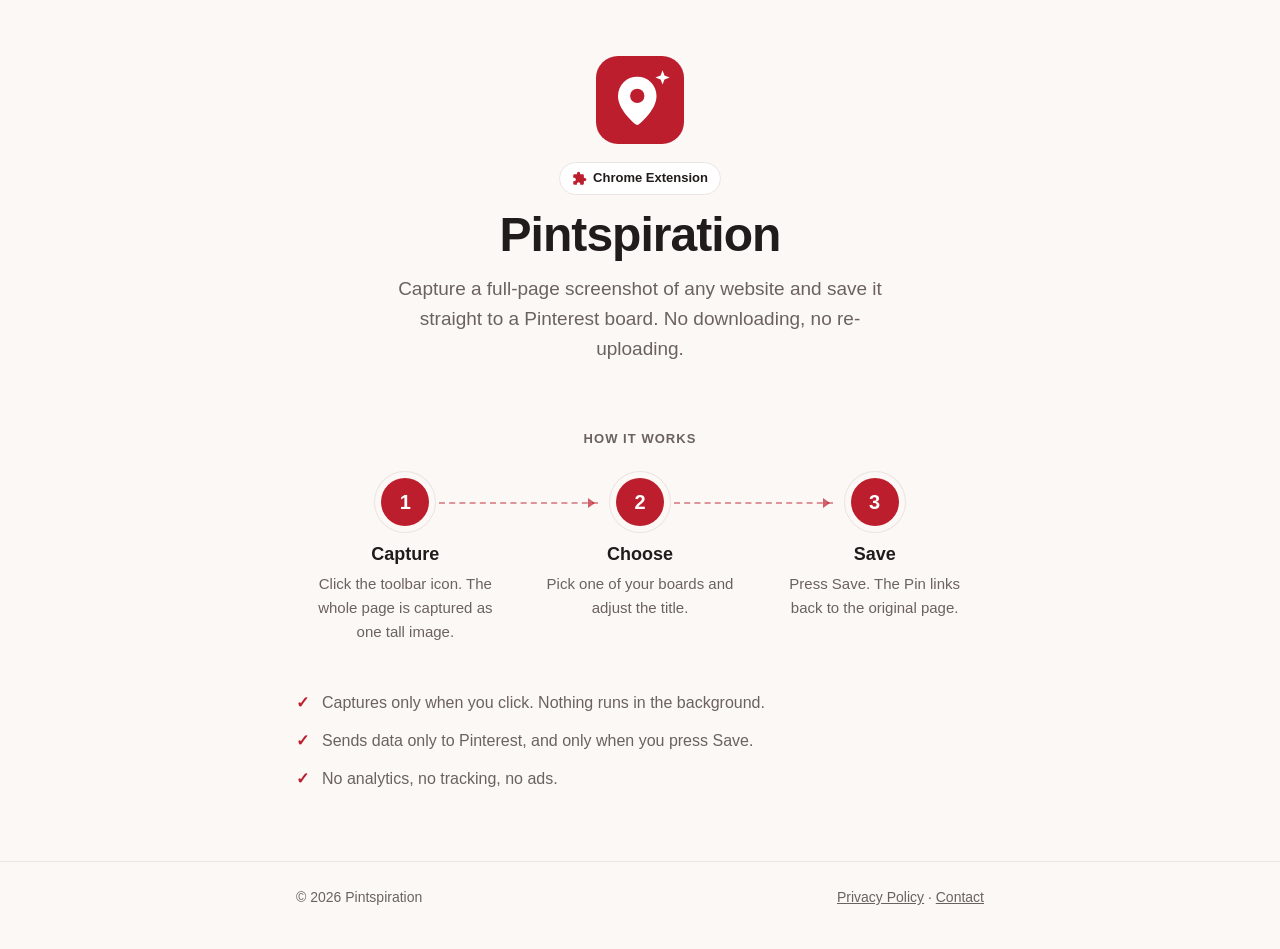
<file: index.html>
<!doctype html>
<html lang="en">
<head>
  <meta charset="utf-8">
  <meta name="viewport" content="width=device-width, initial-scale=1">
  <title>Pintspiration</title>
  <meta name="description" content="A Chrome extension that captures a full-page screenshot of any website and saves it straight to your Pinterest board.">
  <link rel="icon" href="icon.svg" type="image/svg+xml">
  <link rel="stylesheet" href="style.css?v=4">
</head>
<body>
  <main class="wrap">
    <section class="hero">
      <img src="icon.svg" alt="Pintspiration logo">
      <p class="badge">
        <svg viewBox="0 0 24 24" aria-hidden="true"><path d="M20.5 11H19V7a2 2 0 0 0-2-2h-4V3.5a2.5 2.5 0 0 0-5 0V5H4a2 2 0 0 0-2 2v3.8h1.5a2.7 2.7 0 0 1 0 5.4H2V20a2 2 0 0 0 2 2h3.8v-1.5a2.7 2.7 0 0 1 5.4 0V22H17a2 2 0 0 0 2-2v-4h1.5a2.5 2.5 0 0 0 0-5Z"/></svg>
        Chrome Extension
      </p>
      <h1>Pintspiration</h1>
      <p>Capture a full-page screenshot of any website and save it straight to a Pinterest board. No downloading, no re-uploading.</p>
    </section>

    <h2 class="section-title">How it works</h2>
    <ol class="steps">
      <li>
        <span class="num">1</span>
        <h3>Capture</h3>
        <p>Click the toolbar icon. The whole page is captured as one tall image.</p>
      </li>
      <li>
        <span class="num">2</span>
        <h3>Choose</h3>
        <p>Pick one of your boards and adjust the title.</p>
      </li>
      <li>
        <span class="num">3</span>
        <h3>Save</h3>
        <p>Press Save. The Pin links back to the original page.</p>
      </li>
    </ol>

    <ul class="points">
      <li>Captures only when you click. Nothing runs in the background.</li>
      <li>Sends data only to Pinterest, and only when you press Save.</li>
      <li>No analytics, no tracking, no ads.</li>
    </ul>
  </main>

  <footer>
    <div class="wrap">
      <span>© 2026 Pintspiration</span>
      <span><a href="privacy.html">Privacy Policy</a> · <a href="mailto:saurabhjadav2291@gmail.com">Contact</a></span>
    </div>
  </footer>
</body>
</html>
</file>
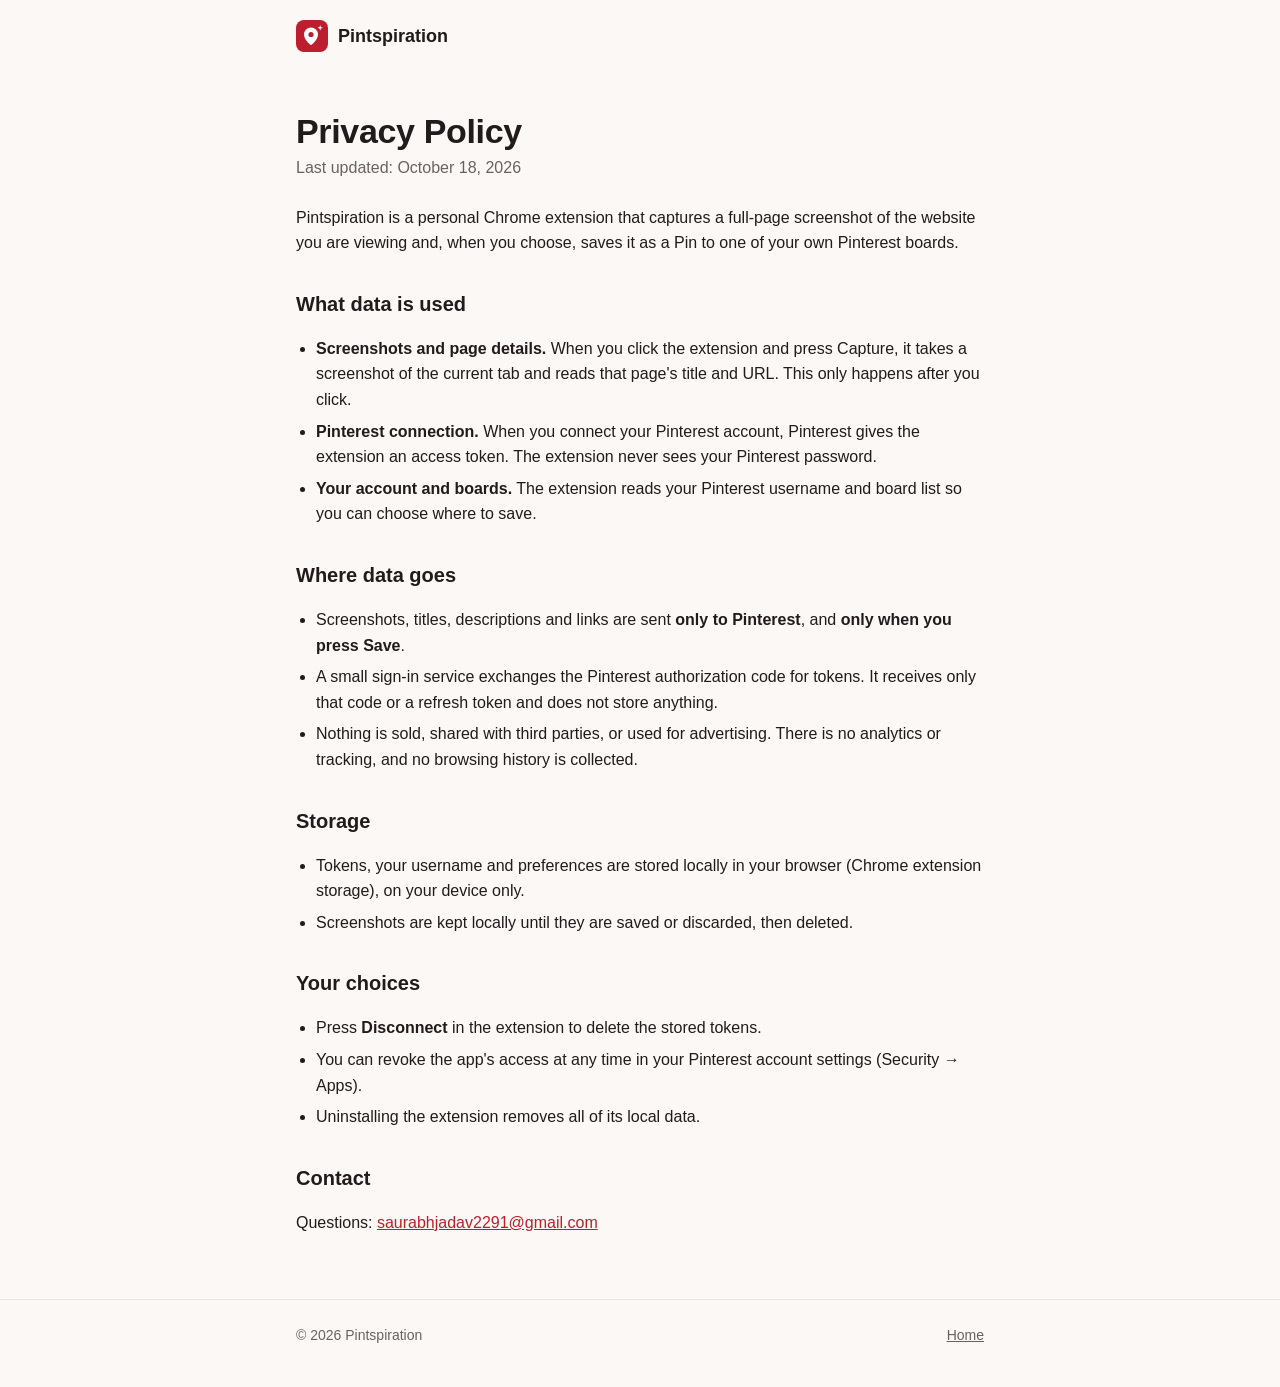
<file: privacy.html>
<!doctype html>
<html lang="en">
<head>
  <meta charset="utf-8">
  <meta name="viewport" content="width=device-width, initial-scale=1">
  <title>Pintspiration Privacy Policy</title>
  <meta name="description" content="How the Pintspiration Chrome extension handles your data.">
  <link rel="icon" href="icon.svg" type="image/svg+xml">
  <link rel="stylesheet" href="style.css?v=4">
</head>
<body>
  <header class="top">
    <div class="wrap">
      <a class="brand" href="./"><img src="icon.svg" alt="">Pintspiration</a>
    </div>
  </header>

  <main class="wrap doc">
    <h1>Privacy Policy</h1>
    <p class="updated">Last updated: October 18, 2026</p>

    <p>Pintspiration is a personal Chrome extension that captures a full-page screenshot of the website you are viewing and, when you choose, saves it as a Pin to one of your own Pinterest boards.</p>

    <h2>What data is used</h2>
    <ul>
      <li><strong>Screenshots and page details.</strong> When you click the extension and press Capture, it takes a screenshot of the current tab and reads that page's title and URL. This only happens after you click.</li>
      <li><strong>Pinterest connection.</strong> When you connect your Pinterest account, Pinterest gives the extension an access token. The extension never sees your Pinterest password.</li>
      <li><strong>Your account and boards.</strong> The extension reads your Pinterest username and board list so you can choose where to save.</li>
    </ul>

    <h2>Where data goes</h2>
    <ul>
      <li>Screenshots, titles, descriptions and links are sent <strong>only to Pinterest</strong>, and <strong>only when you press Save</strong>.</li>
      <li>A small sign-in service exchanges the Pinterest authorization code for tokens. It receives only that code or a refresh token and does not store anything.</li>
      <li>Nothing is sold, shared with third parties, or used for advertising. There is no analytics or tracking, and no browsing history is collected.</li>
    </ul>

    <h2>Storage</h2>
    <ul>
      <li>Tokens, your username and preferences are stored locally in your browser (Chrome extension storage), on your device only.</li>
      <li>Screenshots are kept locally until they are saved or discarded, then deleted.</li>
    </ul>

    <h2>Your choices</h2>
    <ul>
      <li>Press <strong>Disconnect</strong> in the extension to delete the stored tokens.</li>
      <li>You can revoke the app's access at any time in your Pinterest account settings (Security → Apps).</li>
      <li>Uninstalling the extension removes all of its local data.</li>
    </ul>

    <h2>Contact</h2>
    <p>Questions: <a href="mailto:saurabhjadav2291@gmail.com">saurabhjadav2291@gmail.com</a></p>
  </main>

  <footer>
    <div class="wrap">
      <span>© 2026 Pintspiration</span>
      <span><a href="./">Home</a></span>
    </div>
  </footer>
</body>
</html>
</file>
<file: style.css>
:root {
  --bg: #fbf8f6;
  --surface: #ffffff;
  --text: #211c1b;
  --muted: #6b6260;
  --border: #ece4e1;
  --brand: #bd1e2d;
  --brand-ink: #ffffff;
}
@media (prefers-color-scheme: dark) {
  :root {
    --bg: #161313;
    --surface: #201b1b;
    --text: #f3eeec;
    --muted: #a99f9c;
    --border: #332b2a;
    --brand: #e0414f;
  }
}
* { box-sizing: border-box; }
html { -webkit-text-size-adjust: 100%; }
body {
  margin: 0;
  background: var(--bg);
  color: var(--text);
  font: 16px/1.6 -apple-system, BlinkMacSystemFont, "Segoe UI", Roboto, Helvetica, Arial, sans-serif;
}
a { color: var(--brand); }
.wrap { max-width: 720px; margin: 0 auto; padding: 0 16px; }

header.top { padding: 20px 0; }
header.top .wrap { display: flex; align-items: center; gap: 10px; }
header.top a.brand { display: flex; align-items: center; gap: 10px; color: var(--text); text-decoration: none; font-weight: 700; font-size: 18px; }
header.top img { width: 32px; height: 32px; }

.hero { padding: 56px 0 40px; text-align: center; }
.hero img { display: block; margin: 0 auto; width: 88px; height: 88px; }
.hero h1 { font-size: clamp(32px, 7vw, 48px); line-height: 1.1; margin: 20px 0 12px; letter-spacing: -0.02em; }
.hero p { font-size: 19px; color: var(--muted); margin: 0 auto; max-width: 520px; }

.hero .badge {
  display: inline-flex; align-items: center; gap: 6px;
  margin: 18px 0 0; padding: 5px 12px;
  border: 1px solid var(--border); border-radius: 999px; background: var(--surface);
  font-size: 13px; font-weight: 600; color: var(--text);
}
.hero .badge svg { width: 15px; height: 15px; fill: var(--brand); }
.hero .badge + h1 { margin-top: 14px; }

.section-title { text-align: center; font-size: 13px; letter-spacing: .08em; text-transform: uppercase; color: var(--muted); margin: 24px 0 0; }

/* Process: numbered circles joined by a connector line */
.steps { list-style: none; padding: 0; margin: 28px 0 0; display: grid; grid-template-columns: repeat(3, 1fr); gap: 16px; position: relative; }
.steps li { position: relative; text-align: center; padding: 0 8px; }
.steps li:not(:last-child)::after {
  content: ""; position: absolute; top: 24px; left: calc(50% + 34px); right: calc(-50% + 26px);
  border-top: 2px dashed var(--brand); opacity: .45;
}
.steps li:not(:last-child)::before {
  content: ""; position: absolute; top: 20px; right: calc(-50% + 24px);
  border: 5px solid transparent; border-left: 7px solid var(--brand); opacity: .7;
}
.steps .num {
  display: inline-grid; place-items: center; width: 48px; height: 48px; border-radius: 50%;
  background: var(--brand); color: var(--brand-ink); font-weight: 700; font-size: 20px;
  box-shadow: 0 0 0 6px var(--bg), 0 0 0 7px var(--border);
}
.steps h3 { margin: 14px 0 4px; font-size: 18px; }
.steps p { margin: 0; color: var(--muted); font-size: 15px; }

@media (max-width: 600px) {
  .steps { grid-template-columns: 1fr; gap: 28px; }
  .steps li { display: grid; grid-template-columns: 48px 1fr; column-gap: 16px; text-align: left; padding: 0; }
  .steps .num { grid-row: span 2; }
  .steps h3 { margin: 10px 0 2px; }
  .steps li:not(:last-child)::after { top: 58px; bottom: -24px; left: 23px; right: auto; border-top: 0; border-left: 2px dashed var(--brand); }
  .steps li:not(:last-child)::before { display: none; }
}

.points { margin: 40px 0 0; padding: 0; list-style: none; color: var(--muted); }
.points li { padding: 6px 0 6px 26px; position: relative; }
.points li::before { content: "✓"; position: absolute; left: 0; color: var(--brand); font-weight: 700; }

footer { border-top: 1px solid var(--border); margin-top: 64px; padding: 24px 0 40px; color: var(--muted); font-size: 14px; }
footer .wrap { display: flex; flex-wrap: wrap; gap: 8px 20px; justify-content: space-between; }
footer a { color: var(--muted); }

.doc { padding-top: 24px; }
.doc h1 { font-size: 34px; line-height: 1.15; margin: 16px 0 4px; letter-spacing: -0.01em; }
.doc .updated { color: var(--muted); margin: 0 0 24px; }
.doc h2 { font-size: 20px; margin: 32px 0 8px; }
.doc ul { padding-left: 20px; }
.doc li { margin: 6px 0; }
</file>
